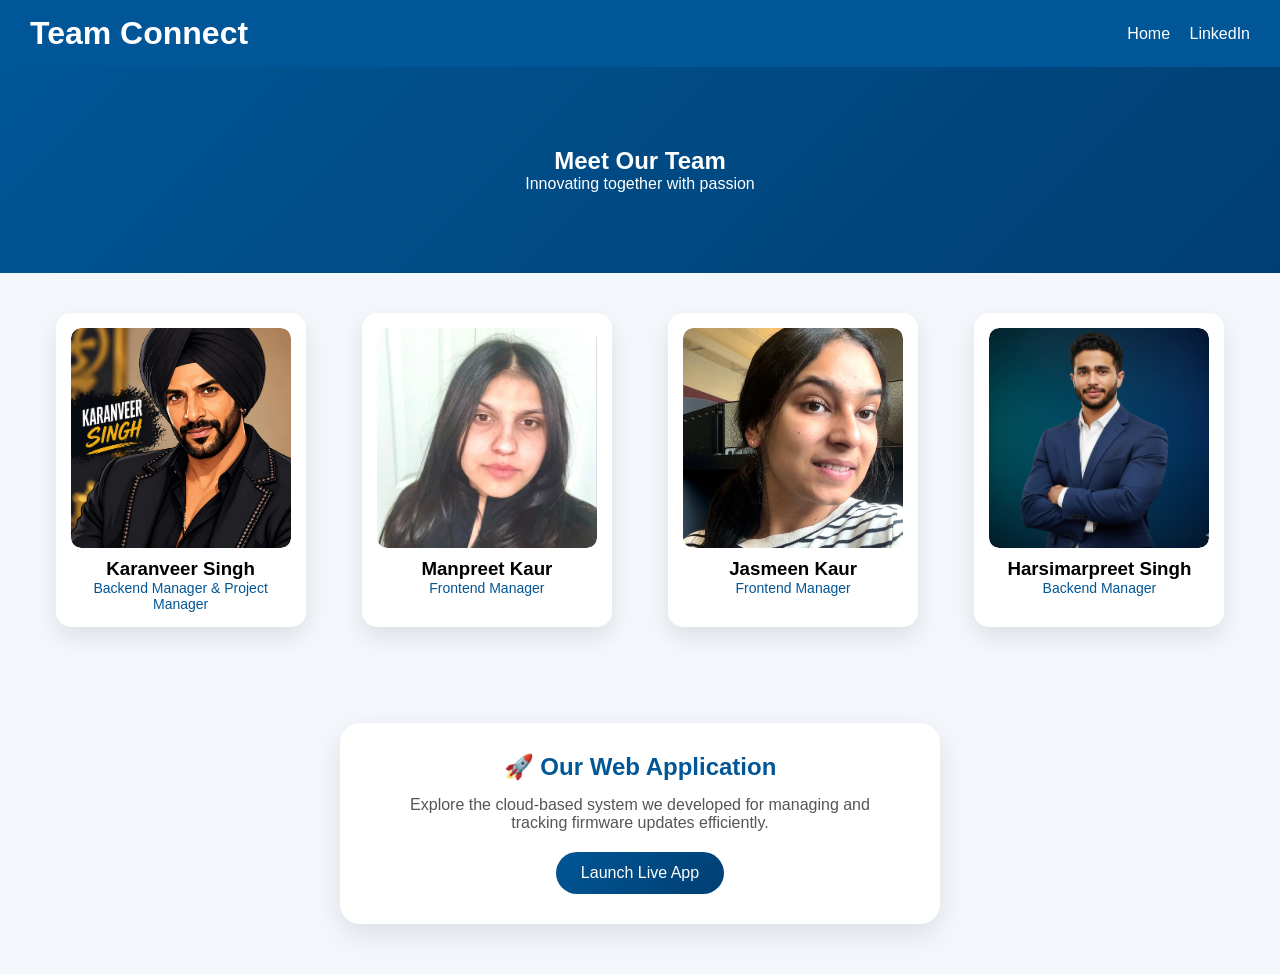
<file: index.html>
<!DOCTYPE html>
<html lang="en">
<head>
<meta charset="UTF-8">
<meta name="viewport" content="width=device-width, initial-scale=1.0">
<title>Team Connect</title>
<link rel="stylesheet" href="style.css">
</head>

<body>

<header>
<h1>Team Connect</h1>
<nav>
<a href="index.html">Home</a>
<a href="linkedin.html">LinkedIn</a>
</nav>
</header>

<section class="hero">
<h2>Meet Our Team</h2>
<p>Innovating together with passion</p>
</section>

<section class="container">
<div class="cards">

<div class="card">
<div class="img-box">
<img src="./Images/KaranveerSingh.png" alt="Karanveer Singh">
</div>
<h3>Karanveer Singh</h3>
<p class="role">Backend Manager & Project Manager</p>
</div>

<div class="card">
<div class="img-box">
<img src="./Images/Mann.jpeg" alt="Manpreet Kaur">
</div>
<h3>Manpreet Kaur</h3>
<p class="role">Frontend Manager</p>
</div>

<div class="card">
<div class="img-box">
<img src="./Images/jasmeen.jpg" alt="Jasmeen Kaur">
</div>
<h3>Jasmeen Kaur</h3>
<p class="role">Frontend Manager</p>
</div>

<div class="card">
<div class="img-box">
<img src="./Images/harsimar.jpg" alt="Harsimarpreet Singh">
</div>
<h3>Harsimarpreet Singh</h3>
<p class="role">Backend Manager</p>
</div>

</div>
</section>

<section class="app-section">
  
  <div class="app-box">
    <h2>🚀 Our Web Application</h2>
    
    <p>
      Explore the cloud-based system we developed for managing and tracking firmware updates efficiently.
    </p>

    <a href="https://main.d1nnbkgoms7e89.amplifyapp.com" target="_blank" class="app-btn">
      Launch Live App
    </a>
  </div>

</section>

</body>
</html>
</file>
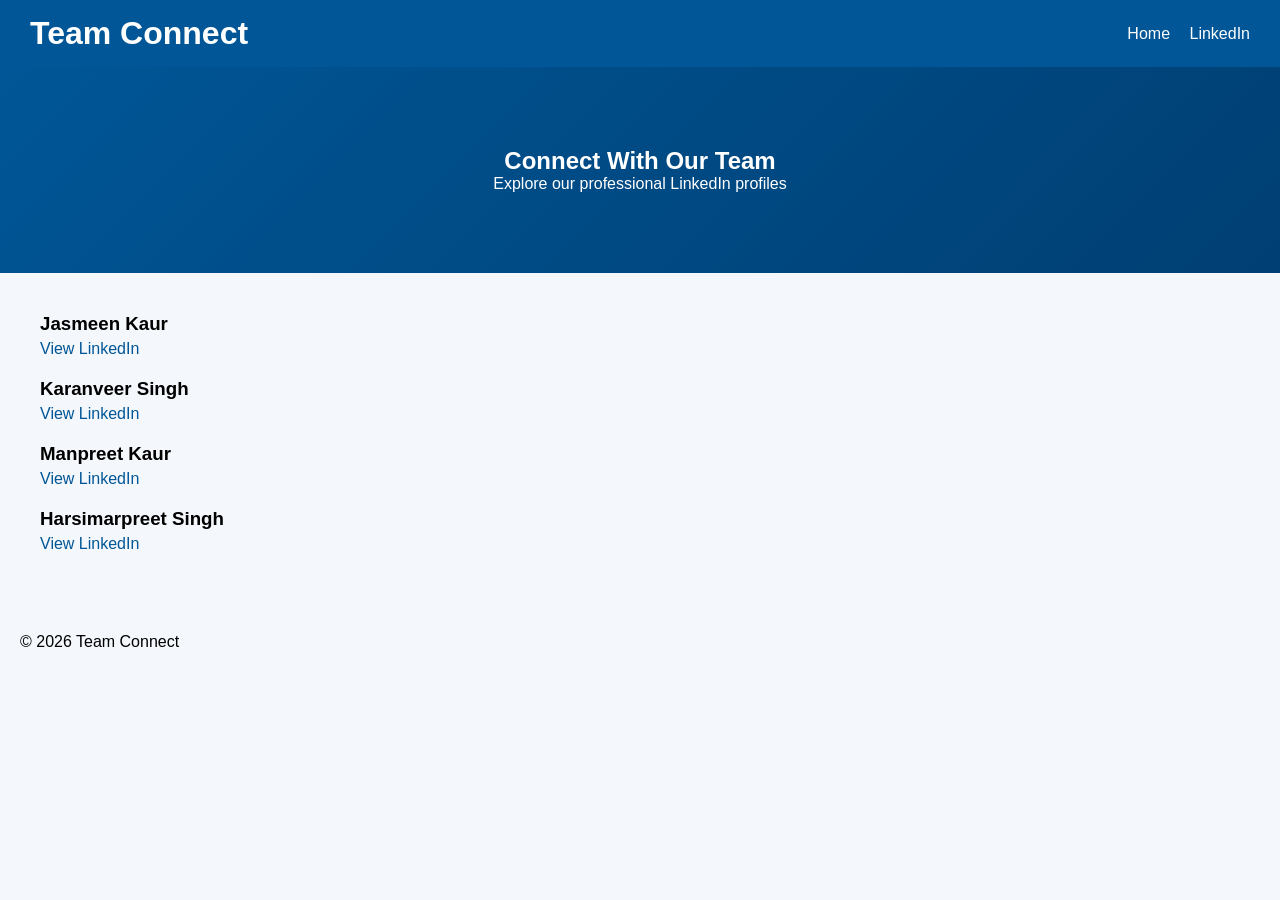
<file: linkedin.html>
<!DOCTYPE html>
<html lang="en">
<head>
<meta charset="UTF-8">
<meta name="viewport" content="width=device-width, initial-scale=1.0">
<title>LinkedIn</title>

<link rel="stylesheet" href="style.css">

<style>
/* SIMPLE CLEAN STYLE */
.links-container {
  padding: 40px;
}

.member {
  margin-bottom: 20px;
}

.member h3 {
  margin-bottom: 5px;
}

.member a {
  color: #005696;
  text-decoration: none;
  font-weight: 500;
}

.member a:hover {
  text-decoration: underline;
}
</style>

</head>

<body>

<header>
  <h1>Team Connect</h1>
  <nav>
    <a href="index.html">Home</a>
    <a href="linkedin.html">LinkedIn</a>
  </nav>
</header>

<section class="hero">
  <h2>Connect With Our Team</h2>
  <p>Explore our professional LinkedIn profiles</p>
</section>
<section class="links-container">

  <div class="link-box">

    <div class="member">
      <h3>Jasmeen Kaur</h3>
      <a href="https://www.linkedin.com/in/jasmeen-kaur-750b75339/" target="_blank">View LinkedIn</a>
    </div>

    <div class="member">
      <h3>Karanveer Singh</h3>
      <a href="https://www.linkedin.com/in/karanveer-singh-16408130a/" target="_blank">View LinkedIn</a>
    </div>

    <div class="member">
      <h3>Manpreet Kaur</h3>
      <a href="https://www.linkedin.com/in/manpreet-kaur-231261320/" target="_blank">View LinkedIn</a>
    </div>

    <div class="member">
      <h3>Harsimarpreet Singh</h3>
      <a href="https://www.linkedin.com/in/harsimar-sahota/" target="_blank">View LinkedIn</a>
    </div>

  </div>

</section>
<footer>
  <p>© 2026 Team Connect</p>
</footer>

</body>
</html>
</file>
<file: style.css>
* {
  margin: 0;
  padding: 0;
  box-sizing: border-box;
  font-family: 'Segoe UI', sans-serif;
}

body {
  background: #f4f7fb;
}

/* HEADER */
header {
  background: #005696;
  color: white;
  padding: 15px 30px;
  display: flex;
  justify-content: space-between;
  align-items: center;
}

nav a {
  color: white;
  margin-left: 15px;
  text-decoration: none;
}

/* HERO */
.hero {
  background: linear-gradient(135deg, #005696, #003f73);
  color: white;
  text-align: center;
  padding: 80px 20px;
}

/* CONTAINER */
.container {
  padding: 40px;
  min-height: 400px;
}

/* CARDS */
.cards {
  display: grid;
  grid-template-columns: repeat(auto-fit, minmax(250px, 1fr));
  gap: 25px;
  justify-items: center;
}

/* CARD */
.card {
  background: white;
  padding: 15px;
  border-radius: 15px;
  text-align: center;
  width: 250px;
  box-shadow: 0 10px 25px rgba(0,0,0,0.1);
  opacity: 1;
  transform: translateY(0);
  transition: 0.4s;
}

/* IMAGE FIX */
.img-box {
  width: 100%;
  height: 220px;
  overflow: hidden;
  border-radius: 10px;
}

.img-box img {
  width: 100%;
  height: 100%;
  object-fit: cover;
  object-position: center;
  border-radius: 10px;
}

/* TEXT */
.card h3 {
  margin-top: 10px;
}

.role {
  color: #005696;
  font-size: 14px;
}

/* APP SECTION (NEW STYLING) */
.app-section {
  display: flex;
  justify-content: center;
  padding: 50px 20px;
}

.app-box {
  background: white;
  padding: 30px 40px;
  border-radius: 20px;
  text-align: center;
  max-width: 600px;
  box-shadow: 0 10px 30px rgba(0,0,0,0.1);
  transition: 0.3s;
}

.app-box:hover {
  transform: translateY(-5px);
  box-shadow: 0 20px 40px rgba(0,0,0,0.15);
}

.app-box h2 {
  margin-bottom: 15px;
  color: #005696;
}

.app-box p {
  margin-bottom: 20px;
  color: #555;
}

/* BUTTON */
.app-btn {
  display: inline-block;
  padding: 12px 25px;
  background: linear-gradient(135deg, #005696, #003f73);
  color: white;
  border-radius: 25px;
  text-decoration: none;
  font-weight: 500;
  transition: 0.3s;
}

.app-btn:hover {
  background: linear-gradient(135deg, #003f73, #002a4d);
  transform: scale(1.05);
}

/* FOOTER */
footer {
  padding: 20px;
}

/* MOBILE */
@media (max-width: 768px) {
  .cards {
    grid-template-columns: 1fr;
  }
}
/* MOBILE FIX (IMPORTANT) */
@media (max-width: 768px) {

  .hero {
    padding: 60px 15px;
  }

  .hero h2 {
    font-size: 24px;
  }

  .hero p {
    font-size: 14px;
  }

  .container {
    padding: 20px;
  }

  .cards {
    grid-template-columns: 1fr;
    gap: 20px;
  }

  .card {
    width: 100%;
    max-width: 320px;
    padding: 20px;
  }

  .img-box {
    height: 200px;
  }

  .card h3 {
    font-size: 18px;
  }

  .role {
    font-size: 13px;
  }

  /* APP SECTION MOBILE */
  .app-box {
    padding: 25px 20px;
  }

  .app-box h2 {
    font-size: 20px;
  }

  .app-btn {
    width: 100%;
    padding: 12px;
  }
}
</file>
